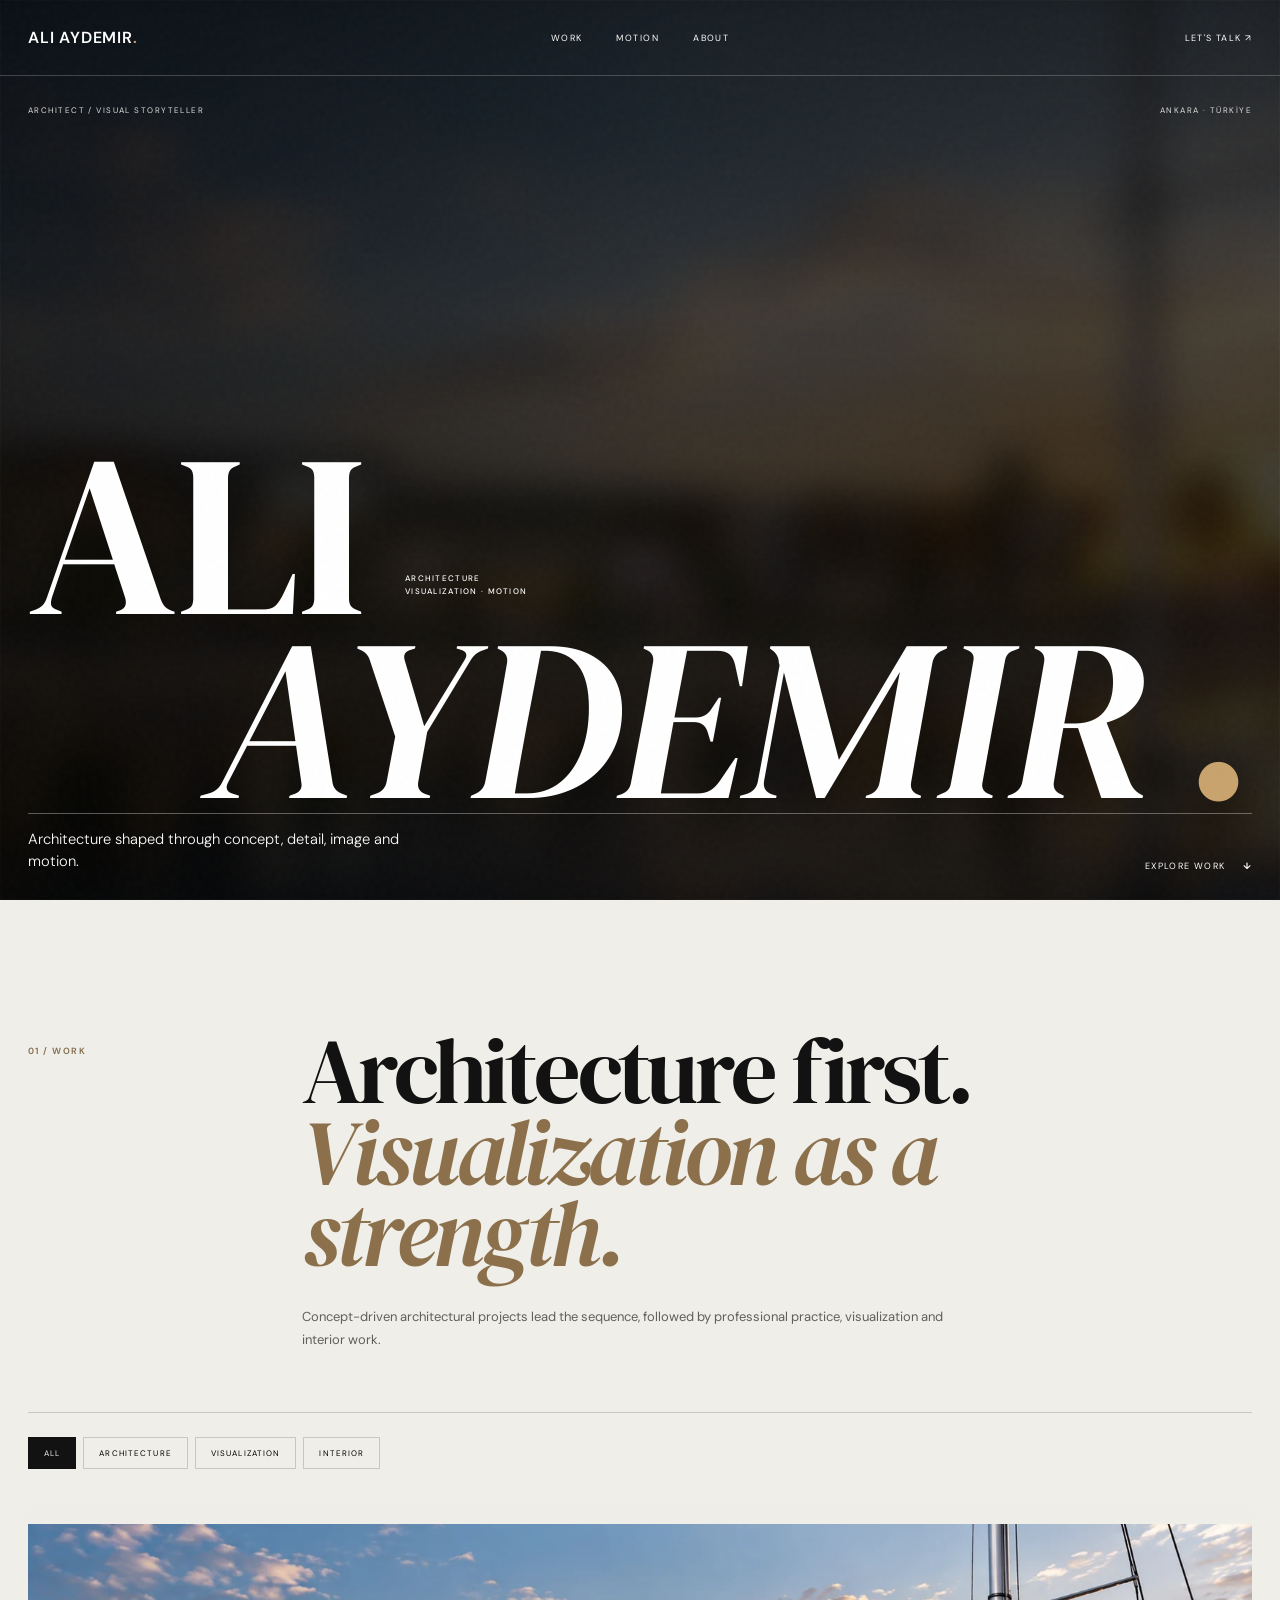
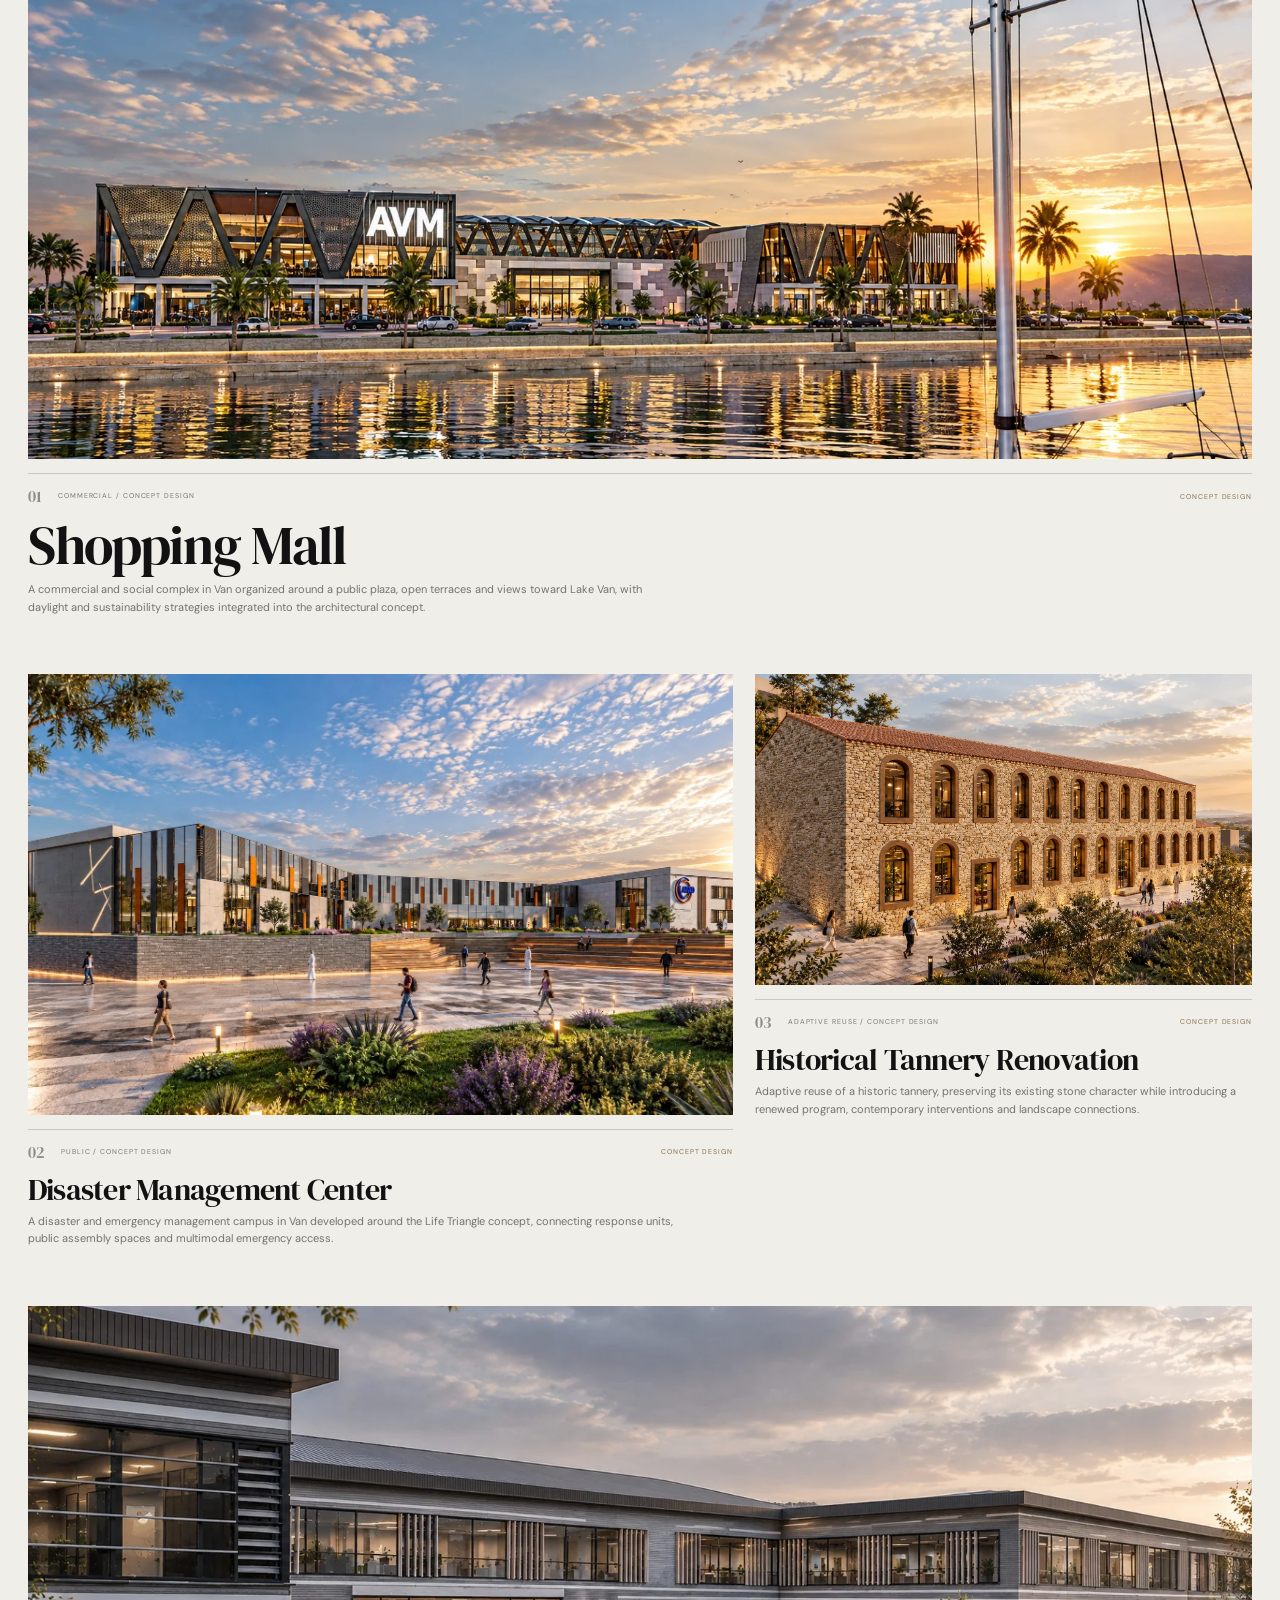
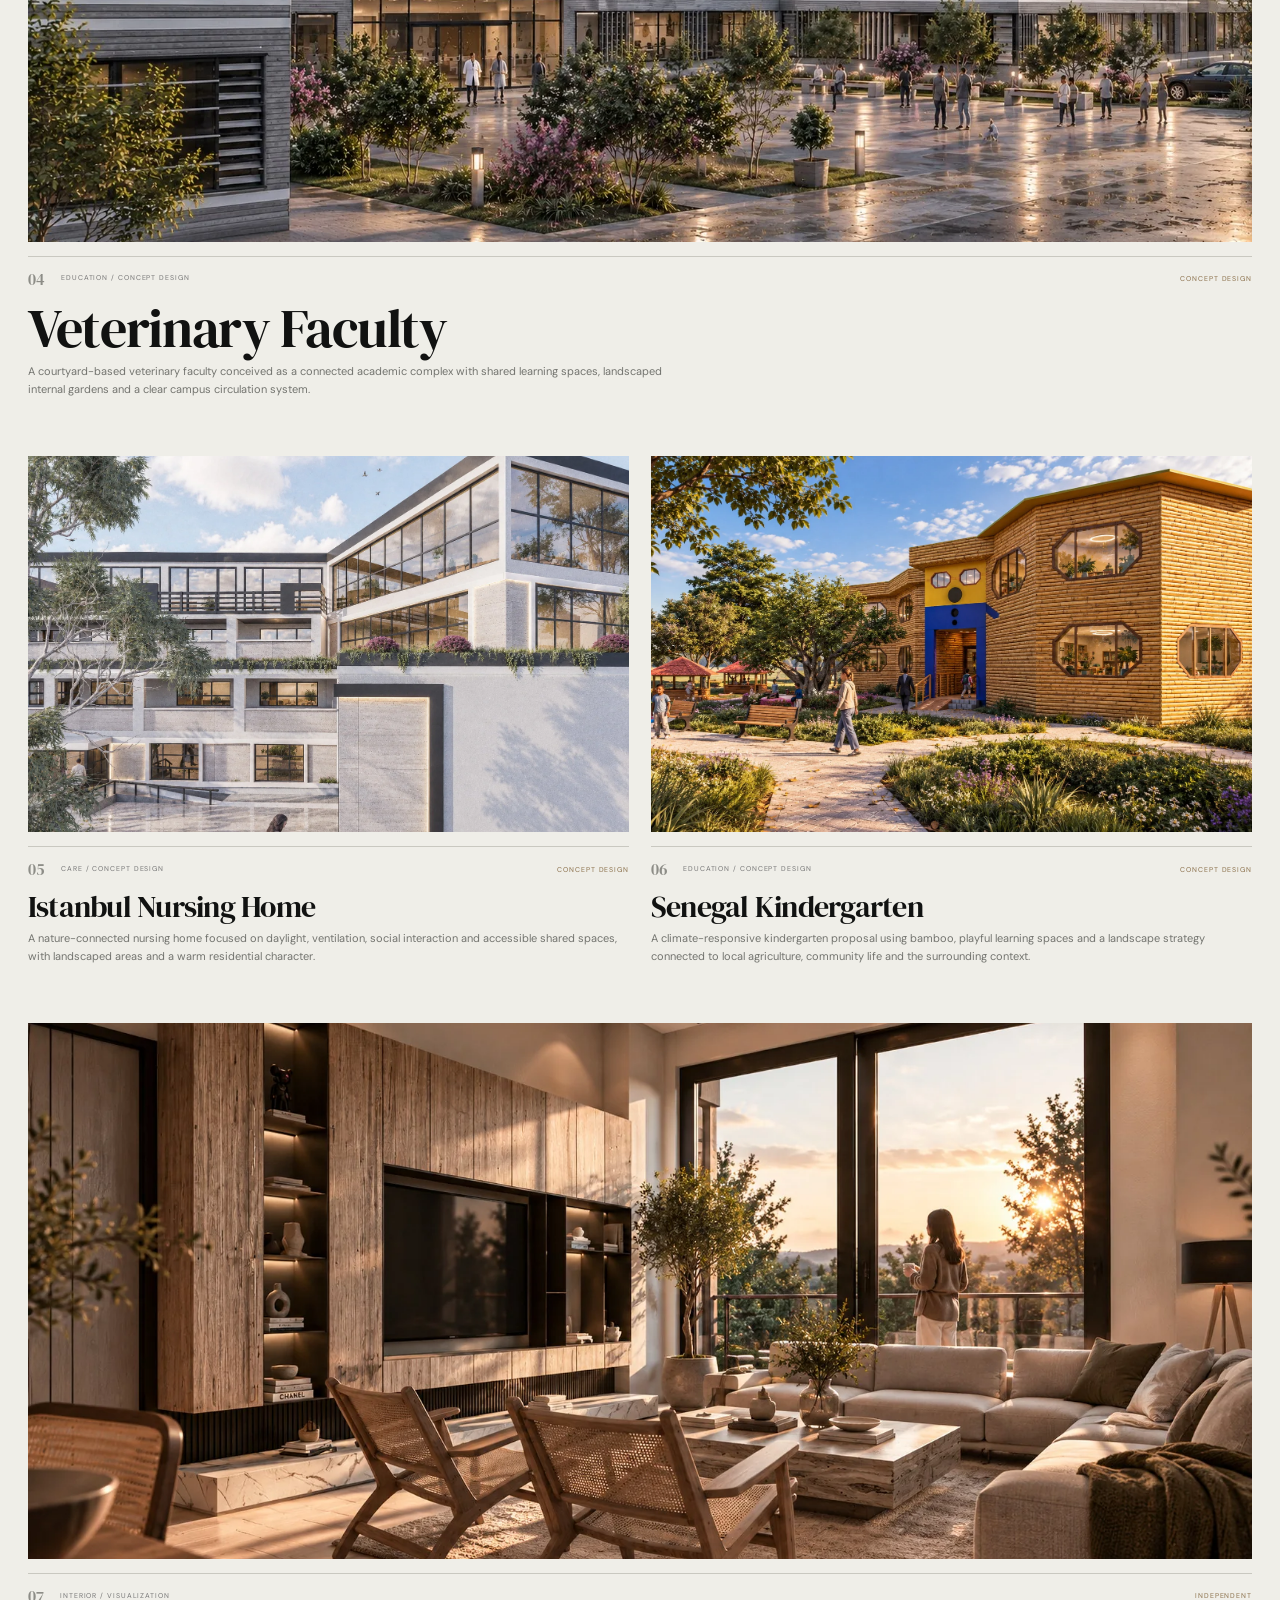
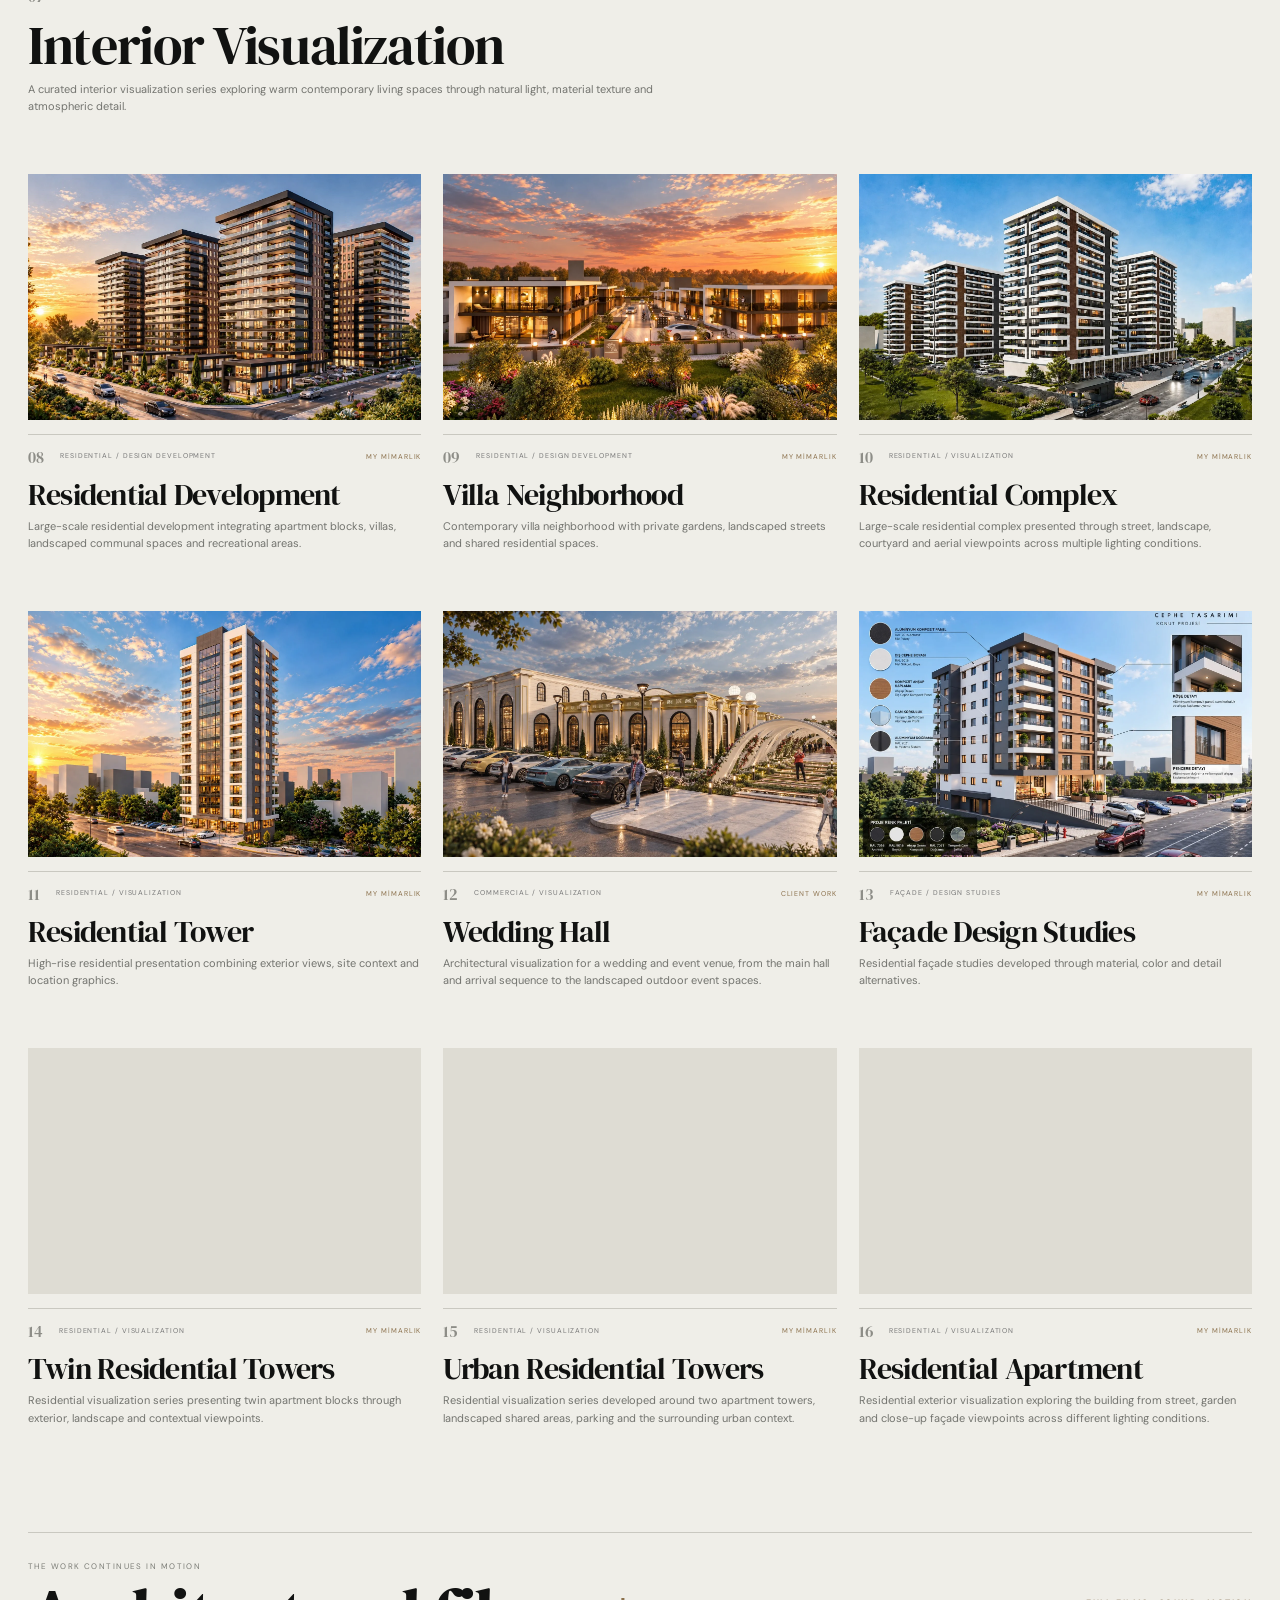
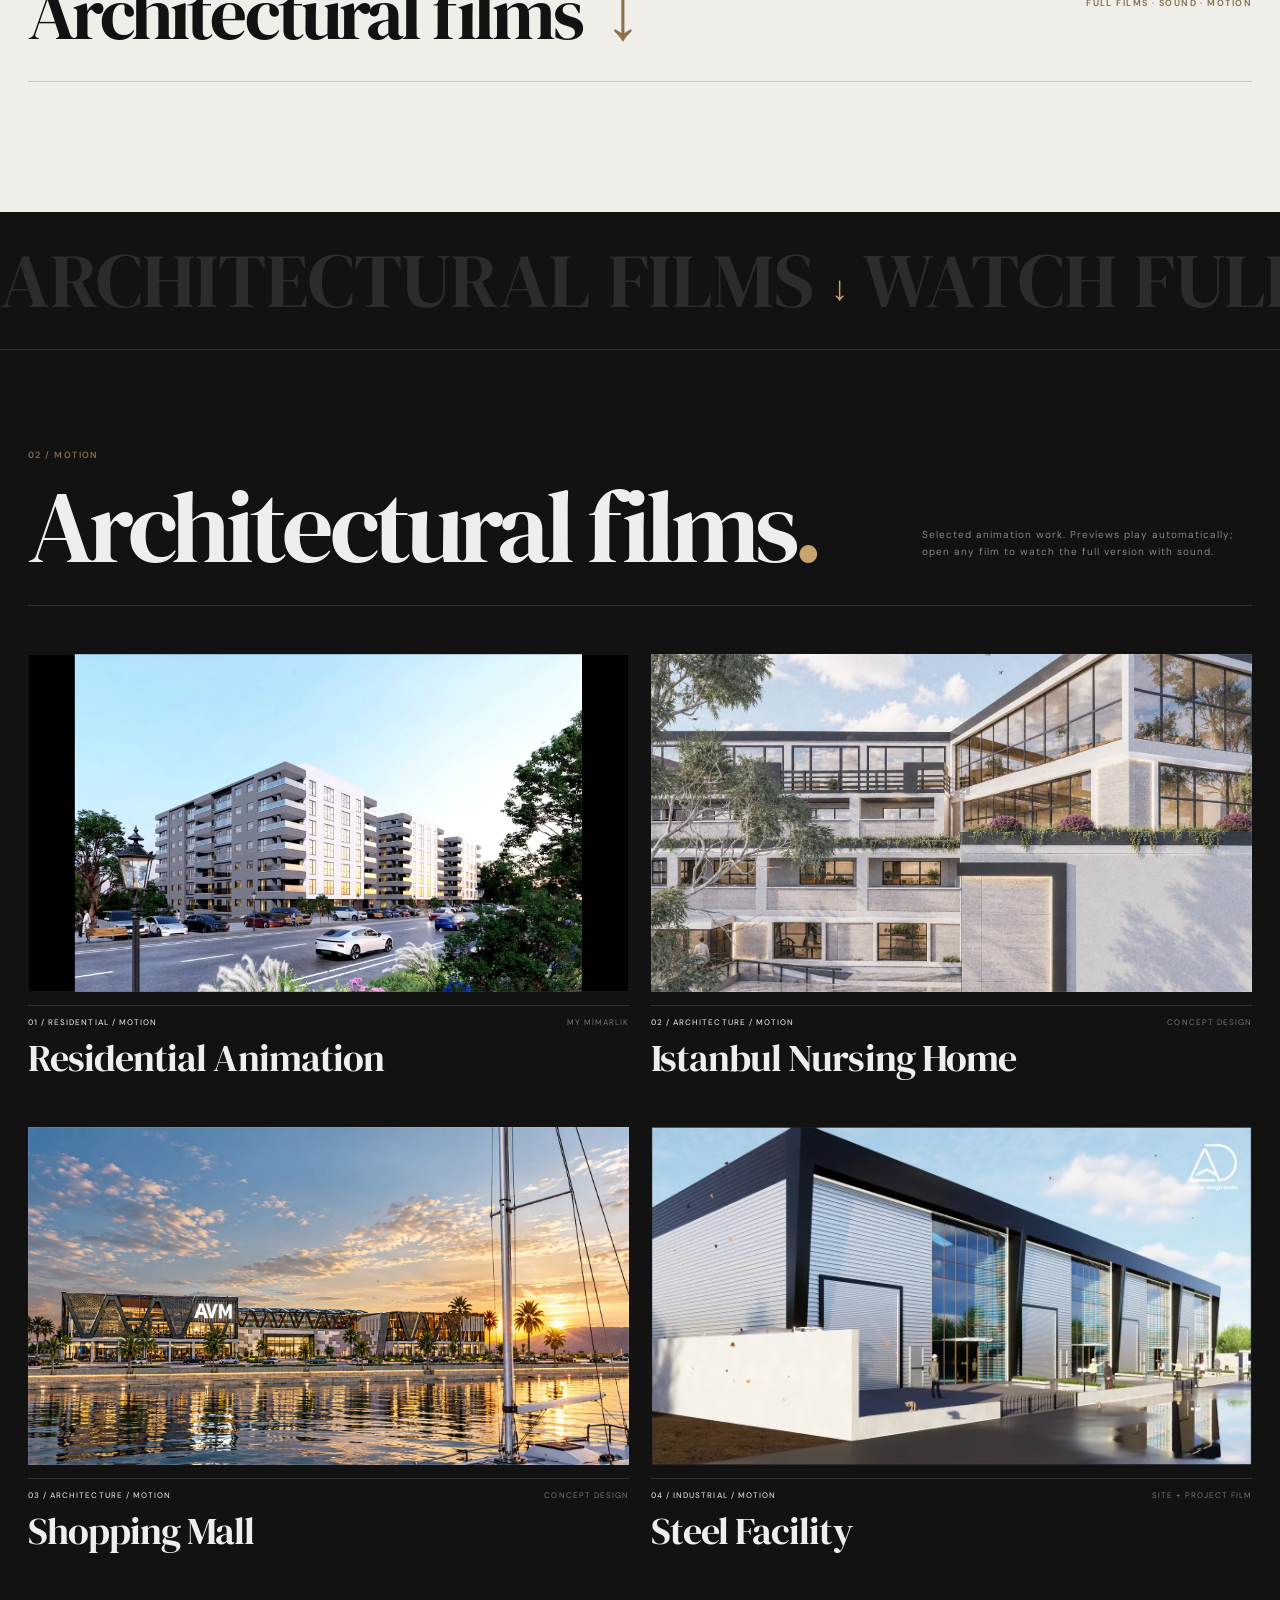
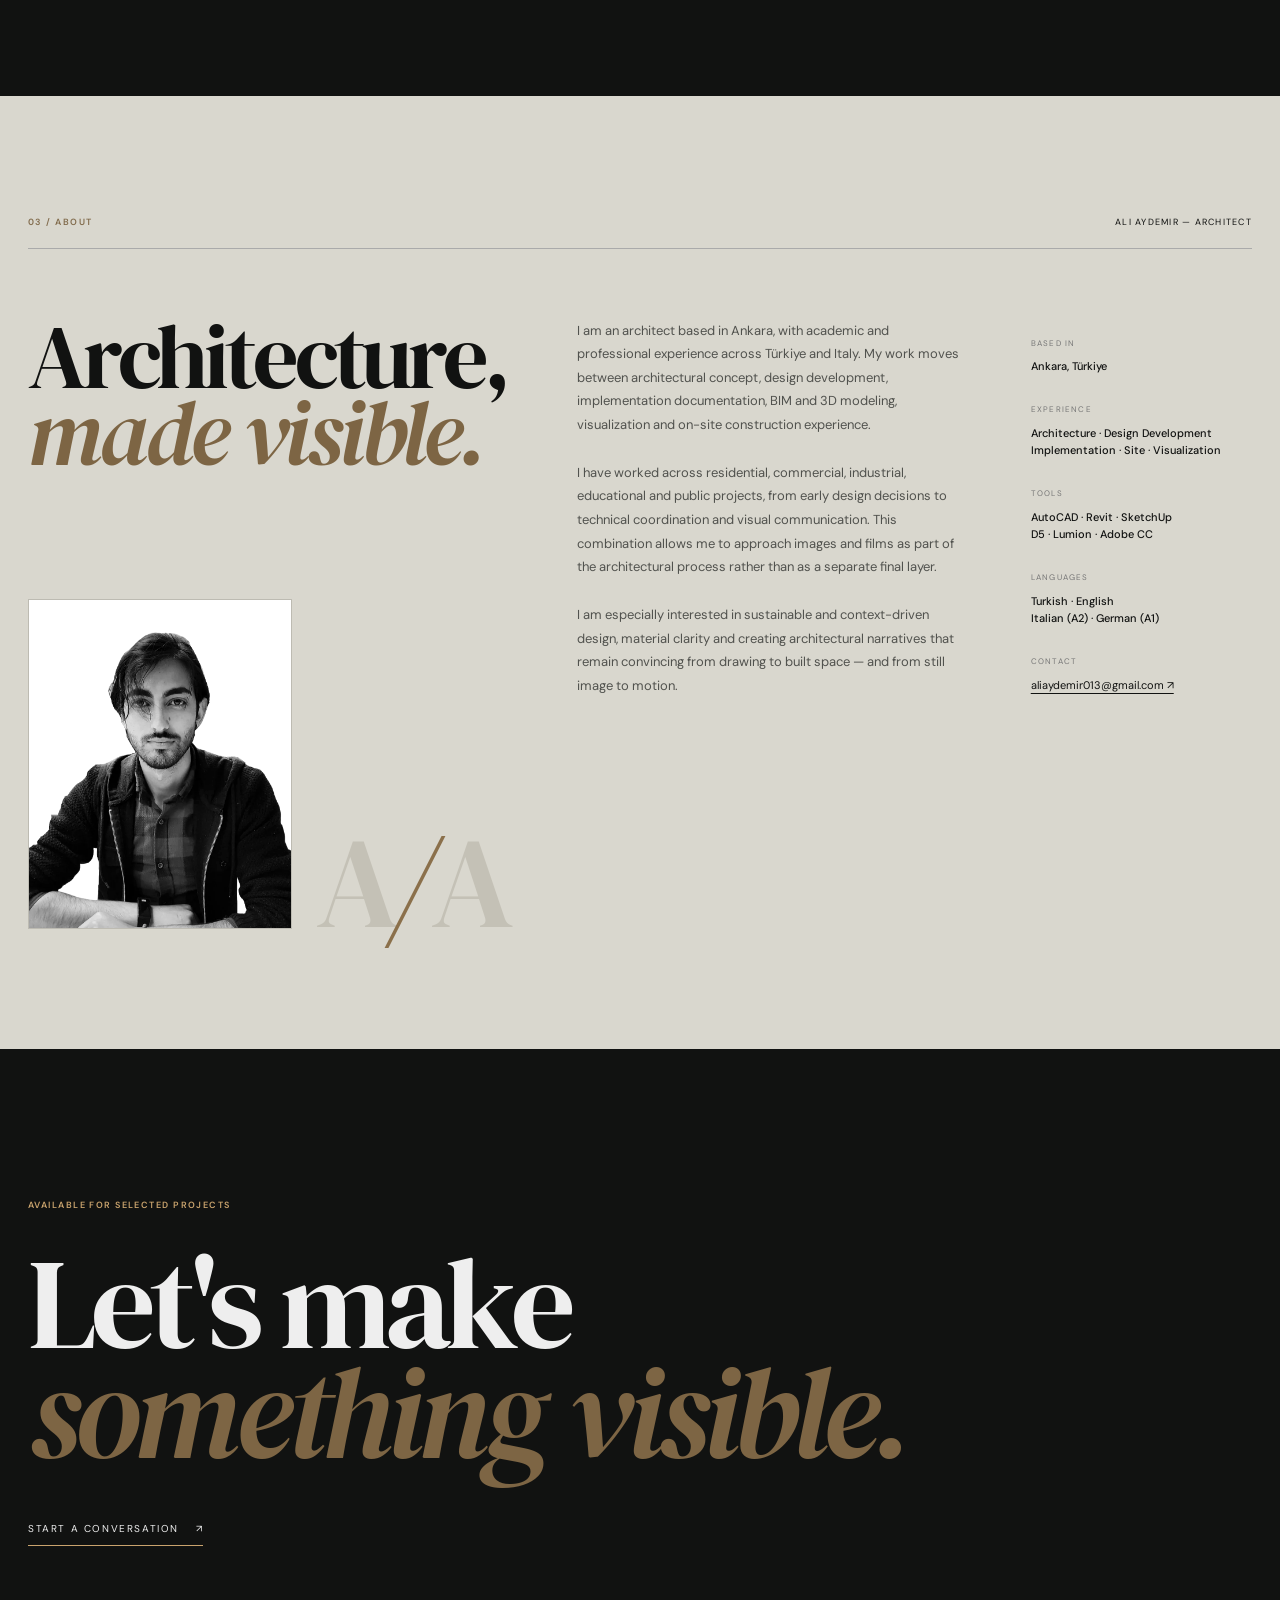
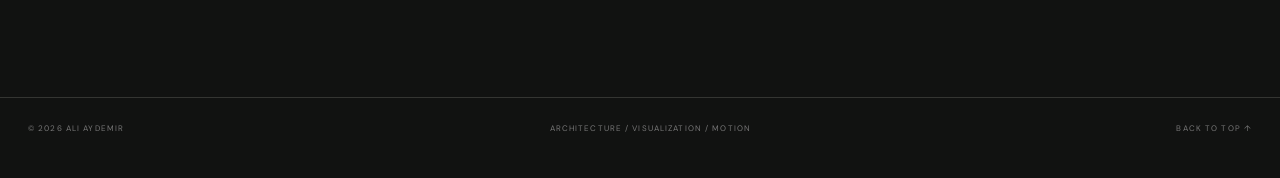
<file: index.html>
<!doctype html>
<html lang="en">
<head>
<meta charset="utf-8">
<meta name="viewport" content="width=device-width,initial-scale=1">
<title>Ali Aydemir — Architect / Visualization / Motion</title>
<meta name="description" content="Portfolio of Ali Aydemir, an architect based in Ankara working across architectural design, visualization and motion.">
<meta name="author" content="Ali Aydemir">
<meta name="robots" content="index,follow,max-image-preview:large">
<meta name="theme-color" content="#111111">
<link rel="canonical" href="https://aliaydemir013-pixel.github.io/ali-aydemir-portfolio/">
<meta property="og:type" content="website">
<meta property="og:url" content="https://aliaydemir013-pixel.github.io/ali-aydemir-portfolio/">
<meta property="og:title" content="Ali Aydemir — Architect / Visualization / Motion">
<meta property="og:description" content="Architecture, visualization and motion portfolio by architect Ali Aydemir.">
<meta property="og:image" content="https://aliaydemir013-pixel.github.io/ali-aydemir-portfolio/assets/og-cover.jpg">
<meta property="og:image:width" content="1200">
<meta property="og:image:height" content="630">
<meta name="twitter:card" content="summary_large_image">
<meta name="twitter:title" content="Ali Aydemir — Architect">
<meta name="twitter:description" content="Architecture, visualization and motion portfolio.">
<meta name="twitter:image" content="https://aliaydemir013-pixel.github.io/ali-aydemir-portfolio/assets/og-cover.jpg">
<link rel="icon" href="favicon.svg" type="image/svg+xml">
<link rel="manifest" href="site.webmanifest">
<link rel="preload" href="assets/mall/mall-01-waterfront-hero.webp" as="image" fetchpriority="high">
<link rel="stylesheet" href="style.css">
<script type="application/ld+json">{"@context":"https://schema.org","@type":"Person","name":"Ali Aydemir","jobTitle":"Architect","address":{"@type":"PostalAddress","addressLocality":"Ankara","addressCountry":"TR"},"email":"mailto:aliaydemir013@gmail.com","sameAs":["https://www.linkedin.com/in/ali-aydemir-9210b2208/"]}</script>
</head>
<body>
<div class="loader" id="loader">
  <div class="loader-mark">A<span>/</span>A</div>
  <div class="loader-track"><i></i></div>
  <div class="loader-meta"><span>ARCHITECTURE</span><span>VISUALIZATION</span><span>MOTION</span></div>
</div>
<div class="noise"></div>
<div class="cursor" id="cursor"><span>OPEN</span></div>
<div class="scroll-progress"><i id="pageProgress"></i></div>

<header class="site-header" id="siteHeader">
  <a class="brand" href="#top">ALI AYDEMIR<span>.</span></a>
  <nav>
    <a href="#work">WORK</a>
    <a href="#motion">MOTION</a>
    <a href="#about">ABOUT</a>
  </nav>
  <a class="talk contact-trigger" href="#contact" data-contact>LET'S TALK ↗</a>
</header>

<main id="top">
<section class="hero" id="hero">
  <div class="hero-media" data-parallax>
    <img class="hero-poster" src="assets/mall/mall-01-waterfront-hero.webp" alt="Shopping Mall visualization" fetchpriority="high" decoding="async">
    <video class="hero-video" autoplay muted loop playsinline preload="auto" poster="assets/mall/mall-01-waterfront-hero.webp">
      <source src="assets/mall/animation-mall-hero-v10.mp4" type="video/mp4">
    </video>
  </div>
  <div class="hero-shade"></div>
  <div class="hero-topline"><span>ARCHITECT / VISUAL STORYTELLER</span><span>ANKARA · TÜRKİYE</span></div>
  <div class="hero-title" aria-label="Ali Aydemir">
    <div class="hero-line"><span>ALI</span><small>ARCHITECTURE<br>VISUALIZATION · MOTION</small></div>
    <div class="hero-line bottom"><em>AYDEMIR</em><span class="hero-dot">.</span></div>
  </div>
  <div class="hero-bottom">
    <p>Architecture shaped through concept, detail, image and motion.</p>
    <a href="#work">EXPLORE WORK <b>↓</b></a>
  </div>
</section>

<section class="work-section" id="work">
  <div class="work-head reveal">
    <div class="work-label">01 / WORK</div>
    <div>
      <h1>Architecture first.<br><em>Visualization as a strength.</em></h1>
      <p>Concept-driven architectural projects lead the sequence, followed by professional practice, visualization and interior work.</p>
    </div>
  </div>
  <div class="filters reveal" aria-label="Project filters">
    <button class="active" data-filter="all">ALL</button>
    <button data-filter="architecture">ARCHITECTURE</button>
    <button data-filter="visualization">VISUALIZATION</button>
    <button data-filter="interior">INTERIOR</button>
  </div>
  <div class="work-grid" id="workGrid"></div>
  <a class="work-continue reveal" href="#motion">
    <span>THE WORK CONTINUES IN MOTION</span>
    <strong>Architectural films <i>↓</i></strong>
    <small>FULL FILMS · SOUND · MOTION</small>
  </a>
</section>

<a class="practice-strip" href="#motion" aria-label="Continue to architectural films">
  <div class="practice-marquee">ARCHITECTURAL FILMS <i>↓</i> WATCH FULL FILMS <i>↗</i> SOUND + MOTION <i>↓</i> ARCHITECTURAL FILMS <i>↓</i> WATCH FULL FILMS <i>↗</i> SOUND + MOTION <i>↓</i></div>
</a>

<section class="motion-section" id="motion">
  <div class="section-head reveal">
    <div><small>02 / MOTION</small><h2>Architectural films<span>.</span></h2></div>
    <p>Selected animation work. Previews play automatically; open any film to watch the full version with sound.</p>
  </div>
  <div class="motion-grid" id="motionGrid"></div>
</section>

<section class="about" id="about">
  <div class="about-kicker reveal"><small>03 / ABOUT</small><span>ALI AYDEMIR — ARCHITECT</span></div>
  <div class="about-grid">
    <div class="about-title reveal">
      <h2>Architecture,<br><em>made visible.</em></h2>
      <div class="about-identity">
        <figure class="about-portrait"><img src="assets/ali-aydemir-portrait.webp" alt="Ali Aydemir" loading="lazy" decoding="async"></figure>
        <div class="about-mark" aria-hidden="true">A<span>/</span>A</div>
      </div>
    </div>
    <div class="about-copy reveal">
      <p>I am an architect based in Ankara, with academic and professional experience across Türkiye and Italy. My work moves between architectural concept, design development, implementation documentation, BIM and 3D modeling, visualization and on-site construction experience.</p>
      <p>I have worked across residential, commercial, industrial, educational and public projects, from early design decisions to technical coordination and visual communication. This combination allows me to approach images and films as part of the architectural process rather than as a separate final layer.</p>
      <p>I am especially interested in sustainable and context-driven design, material clarity and creating architectural narratives that remain convincing from drawing to built space — and from still image to motion.</p>
    </div>
    <aside class="reveal">
      <span>BASED IN</span><b>Ankara, Türkiye</b>
      <span>EXPERIENCE</span><b>Architecture · Design Development<br>Implementation · Site · Visualization</b>
      <span>TOOLS</span><b>AutoCAD · Revit · SketchUp<br>D5 · Lumion · Adobe CC</b>
      <span>LANGUAGES</span><b>Turkish · English<br>Italian (A2) · German (A1)</b>
      <span>CONTACT</span><a href="mailto:aliaydemir013@gmail.com">aliaydemir013@gmail.com ↗</a>
    </aside>
  </div>
</section>

<section class="contact reveal" id="contact">
  <small>AVAILABLE FOR SELECTED PROJECTS</small>
  <h2>Let's make<br><em>something visible.</em></h2>
  <a class="contact-trigger" href="#contact" data-contact>START A CONVERSATION <span>↗</span></a>
</section>
</main>

<footer><span>© 2026 ALI AYDEMIR</span><span>ARCHITECTURE / VISUALIZATION / MOTION</span><a href="#top">BACK TO TOP ↑</a></footer>

<div class="modal" id="modal">
  <div class="project-progress"><i></i></div>
  <button class="close" aria-label="Back to work"><span>← BACK TO WORK</span><b>×</b></button>
  <div class="modal-inner" id="modalInner"></div>
</div>

<div class="contact-modal" id="contactModal" aria-hidden="true">
  <button class="contact-close" id="contactClose" aria-label="Close contact"><span>BACK</span> ×</button>
  <div class="contact-shell">
    <small>CONTACT / COLLABORATION</small>
    <h2>Let’s make<br><em>something visible.</em></h2>
    <p>For architecture, visualization, motion or collaboration enquiries:</p>
    <a class="contact-email" href="mailto:aliaydemir013@gmail.com">aliaydemir013@gmail.com <span>↗</span></a>
    <div class="contact-actions">
      <a href="mailto:aliaydemir013@gmail.com">WRITE EMAIL ↗</a>
      <button type="button" id="copyEmail">COPY EMAIL</button>
    </div>
  </div>
</div>

<div class="film-modal" id="filmModal" aria-hidden="true">
  <button class="film-close" id="filmClose" aria-label="Close film"><span>BACK TO FILMS</span> ×</button>
  <div class="film-shell">
    <div class="film-heading"><div><small id="filmKicker">ARCHITECTURAL FILM</small><h2 id="filmTitle">Film</h2></div><button class="film-fullscreen" id="filmFullscreen">FULLSCREEN ↗</button></div>
    <div class="film-player-wrap">
      <video id="filmPlayer" controls playsinline preload="metadata"></video>
    </div>
    <div class="film-note"><span>FULL FILM</span><span>SOUND ON</span></div>
  </div>
</div>
<script src="projects.js"></script>
<script src="script.js"></script>
</body>
</html>
</file>
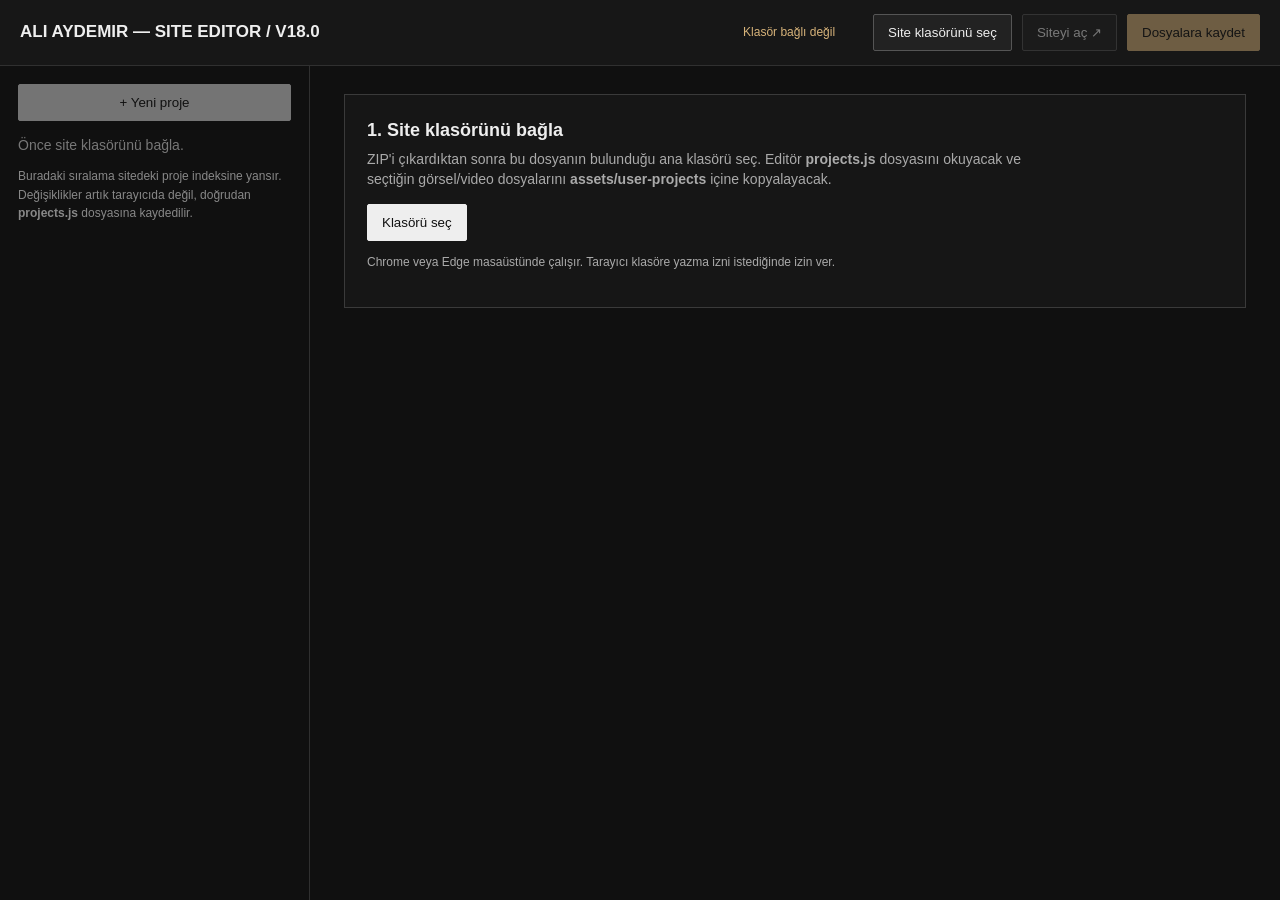
<file: admin.html>
<!doctype html>
<html lang="tr">
<head>
<meta charset="utf-8">
<meta name="viewport" content="width=device-width,initial-scale=1">
<title>Ali Aydemir — Site Editor</title>
<style>
*{box-sizing:border-box}body{margin:0;font:14px/1.45 Arial,sans-serif;background:#101010;color:#eee}.top{position:sticky;top:0;z-index:20;background:#171717;border-bottom:1px solid #303030;padding:14px 20px;display:flex;gap:10px;align-items:center;flex-wrap:wrap}.top b{font-size:17px;margin-right:auto}.btn{border:1px solid #555;background:#222;color:#eee;padding:10px 14px;cursor:pointer;border-radius:2px}.btn:hover{border-color:#999}.btn.primary{background:#eee;color:#111;border-color:#eee}.btn.good{background:#d7b37a;color:#111;border-color:#d7b37a}.btn.danger{color:#ffb2b2}.btn:disabled{opacity:.45;cursor:not-allowed}.status{font-size:12px;color:#d7b37a;min-width:120px}.wrap{display:grid;grid-template-columns:310px minmax(0,1fr);min-height:calc(100vh - 66px)}aside{border-right:1px solid #303030;padding:18px;position:sticky;top:66px;height:calc(100vh - 66px);overflow:auto}.project{padding:12px;border:1px solid #333;margin-bottom:7px;cursor:pointer;display:flex;align-items:center;gap:8px}.project.active{border-color:#d7b37a;background:#181818}.project .name{flex:1}.move{display:flex;gap:2px}.move button{background:none;border:0;color:#aaa;cursor:pointer;padding:3px 5px}.editor{padding:28px 34px 80px;max-width:1050px}.editor h1{font:42px Georgia,serif;margin:0 0 24px}.editor h2{font:24px Georgia,serif;margin:36px 0 14px}.connect{border:1px solid #3a3a3a;background:#161616;padding:22px;margin-bottom:26px}.connect strong{display:block;font-size:18px;margin-bottom:6px}.connect p{margin:0 0 14px;color:#aaa;max-width:700px}label.field{display:block;color:#aaa;margin:17px 0 7px;font-size:11px;text-transform:uppercase;letter-spacing:.09em}input[type=text],textarea,select{width:100%;background:#181818;border:1px solid #444;color:#fff;padding:12px;font:inherit}textarea{min-height:90px;resize:vertical}.row{display:grid;grid-template-columns:1fr 1fr;gap:16px}.actions{display:flex;gap:9px;flex-wrap:wrap;margin-top:22px}.hint{color:#888;line-height:1.55;font-size:12px}.empty{color:#777}.media-grid{display:grid;grid-template-columns:repeat(auto-fill,minmax(160px,1fr));gap:12px;margin-top:14px}.media-card{border:1px solid #333;background:#171717;overflow:hidden}.media-card.cover{border-color:#d7b37a}.media-card img{display:block;width:100%;height:120px;object-fit:cover;background:#222}.media-card .meta{padding:9px}.media-card .path{font-size:10px;color:#777;white-space:nowrap;overflow:hidden;text-overflow:ellipsis;margin-bottom:8px}.media-card .mini{display:flex;gap:5px;flex-wrap:wrap}.media-card button{font-size:11px;padding:6px 8px}.video-box{border:1px solid #333;background:#171717;padding:12px;margin-top:10px;display:flex;gap:10px;align-items:center;justify-content:space-between}.video-box code{font-size:11px;color:#aaa;word-break:break-all}.badge{display:inline-block;border:1px solid #555;padding:4px 7px;font-size:10px;letter-spacing:.08em;color:#bbb}.notice{background:#251f16;border:1px solid #5b472a;padding:12px 14px;color:#e5c89a;margin:0 0 20px}.ok{color:#bfe3bd}.hidden{display:none!important}@media(max-width:800px){.wrap{grid-template-columns:1fr}aside{position:static;height:auto;border-right:0;border-bottom:1px solid #333}.row{grid-template-columns:1fr}.editor{padding:24px 18px}.top b{width:100%}}
</style>
</head>
<body>
<div class="top">
  <b>ALI AYDEMIR — SITE EDITOR / V18.0</b>
  <span class="status" id="status">Klasör bağlı değil</span>
  <button class="btn" id="connectTop">Site klasörünü seç</button>
  <button class="btn" id="preview" disabled>Siteyi aç ↗</button>
  <button class="btn good" id="save" disabled>Dosyalara kaydet</button>
</div>
<div class="wrap">
  <aside>
    <button class="btn primary" id="add" style="width:100%;margin-bottom:14px" disabled>+ Yeni proje</button>
    <div id="list"><div class="empty">Önce site klasörünü bağla.</div></div>
    <p class="hint">Buradaki sıralama sitedeki proje indeksine yansır. Değişiklikler artık tarayıcıda değil, doğrudan <b>projects.js</b> dosyasına kaydedilir.</p>
  </aside>
  <main class="editor">
    <div class="connect" id="connectBox">
      <strong>1. Site klasörünü bağla</strong>
      <p>ZIP'i çıkardıktan sonra bu dosyanın bulunduğu ana klasörü seç. Editör <b>projects.js</b> dosyasını okuyacak ve seçtiğin görsel/video dosyalarını <b>assets/user-projects</b> içine kopyalayacak.</p>
      <button class="btn primary" id="connect">Klasörü seç</button>
      <p class="hint" style="margin-top:12px">Chrome veya Edge masaüstünde çalışır. Tarayıcı klasöre yazma izni istediğinde izin ver.</p>
    </div>
    <div class="notice hidden" id="unsupported">Tarayıcın klasöre doğrudan yazma özelliğini desteklemiyor. Bu editörü masaüstü Chrome veya Edge ile aç.</div>
    <div id="form"></div>
  </main>
</div>
<script>
let rootHandle=null, data=[], sel=0, dirty=false;
const $=s=>document.querySelector(s);
const esc=(s='')=>String(s).replace(/&/g,'&amp;').replace(/"/g,'&quot;').replace(/</g,'&lt;').replace(/>/g,'&gt;');
const slugify=s=>(s||'project').toLowerCase().normalize('NFD').replace(/[\u0300-\u036f]/g,'').replace(/[^a-z0-9]+/g,'-').replace(/^-|-$/g,'')||'project';
function setStatus(t,ok=false){$('#status').textContent=t;$('#status').className='status'+(ok?' ok':'')}
function markDirty(){dirty=true;setStatus('Kaydedilmemiş değişiklik')}
async function permission(handle,write=false){const opts={mode:write?'readwrite':'read'};if((await handle.queryPermission(opts))==='granted')return true;return (await handle.requestPermission(opts))==='granted'}
async function getDir(parent,name,create=true){return await parent.getDirectoryHandle(name,{create})}
async function getFileText(dir,name){const h=await dir.getFileHandle(name);return await (await h.getFile()).text()}
function parseProjects(text){
  const marker='window.DEFAULT_PROJECTS';
  const start=text.indexOf(marker); if(start<0)throw new Error('projects.js içinde DEFAULT_PROJECTS bulunamadı.');
  const eq=text.indexOf('=',start); const end=text.indexOf(';\nwindow.getProjects',eq);
  if(eq<0||end<0)throw new Error('projects.js formatı okunamadı.');
  const arr=text.slice(eq+1,end).trim();
  return Function('"use strict";return ('+arr+')')();
}
function serializeProjects(projects){
  return `window.DEFAULT_PROJECTS = ${JSON.stringify(projects,null,2)};\nwindow.getProjects = () => window.DEFAULT_PROJECTS;\n`;
}
async function writeText(dir,name,text){const h=await dir.getFileHandle(name,{create:true});const w=await h.createWritable();await w.write(text);await w.close()}
async function connectFolder(){
  if(!window.showDirectoryPicker){$('#unsupported').classList.remove('hidden');return}
  try{
    rootHandle=await window.showDirectoryPicker({mode:'readwrite'});
    if(!(await permission(rootHandle,true)))throw new Error('Klasöre yazma izni verilmedi.');
    const text=await getFileText(rootHandle,'projects.js'); data=parseProjects(text); sel=0; dirty=false;
    $('#connectBox').classList.add('hidden'); $('#unsupported').classList.add('hidden');
    $('#save').disabled=false;$('#add').disabled=false;$('#preview').disabled=false;$('#connectTop').textContent='Klasörü değiştir';
    setStatus('Klasör bağlı ✓',true); draw();
  }catch(e){if(e.name!=='AbortError')alert('Klasör açılamadı: '+e.message)}
}
function list(){
  $('#list').innerHTML=data.map((p,i)=>`<div class="project ${i===sel?'active':''}" data-select="${i}"><span class="name">${esc(p.title||'Untitled')}</span><span class="move"><button data-move="${i},-1" title="Yukarı">↑</button><button data-move="${i},1" title="Aşağı">↓</button></span></div>`).join('')||'<div class="empty">Henüz proje yok.</div>';
  document.querySelectorAll('[data-select]').forEach(el=>el.onclick=e=>{if(e.target.closest('[data-move]'))return;sel=+el.dataset.select;draw()});
  document.querySelectorAll('[data-move]').forEach(b=>b.onclick=e=>{e.stopPropagation();const [i,d]=b.dataset.move.split(',').map(Number);move(i,d)});
}
function flatGallery(g=[]){return (g||[]).flat().filter(Boolean)}
function rebuildSimpleGallery(p,arr){p.gallery=arr.slice()}
function form(){
  if(!rootHandle){$('#form').innerHTML='';return}
  if(!data.length){$('#form').innerHTML='<h1>Henüz proje yok</h1>';return}
  const p=data[sel]; const imgs=flatGallery(p.gallery||[]);
  $('#form').innerHTML=`
    <h1>Projeyi düzenle</h1>
    <div class="row"><div><label class="field">Proje adı</label><input type="text" data-k="title" value="${esc(p.title)}"></div><div><label class="field">Kategori / filtre</label><input type="text" data-k="cat" value="${esc(p.cat||'visualization')}"><div class="hint">architecture · visualization · interior (bir projede birden fazla olabilir)</div></div></div>
    <label class="field">Proje türü</label><input type="text" data-k="type" value="${esc(p.type||'ARCHITECTURE / VISUALIZATION')}">
    <label class="field">Kısa açıklama</label><textarea data-k="desc">${esc(p.desc||'')}</textarea>
    <label class="field">Rol / credit</label><textarea data-k="role">${esc(p.role||'')}</textarea>
    <h2>Görseller</h2>
    <div class="actions"><label class="btn primary">+ Görsel ekle<input id="imageInput" type="file" accept="image/*" multiple hidden></label><span class="badge">Kapak: ${esc(p.img||'seçilmedi')}</span></div>
    <div class="media-grid">${imgs.map((src,i)=>`<div class="media-card ${src===p.img?'cover':''}"><img src="${esc(src)}" alt=""><div class="meta"><div class="path">${esc(src)}</div><div class="mini"><button class="btn" data-cover="${i}">Kapak yap</button><button class="btn" data-left="${i}">←</button><button class="btn" data-right="${i}">→</button><button class="btn danger" data-delimg="${i}">Sil</button></div></div></div>`).join('')}</div>
    <h2>Video</h2>
    <div class="actions"><label class="btn">${p.video?'Videoyu değiştir':'+ Video ekle'}<input id="videoInput" type="file" accept="video/*" hidden></label>${p.video?'<button class="btn danger" id="delVideo">Videoyu kaldır</button>':''}</div>
    ${p.video?`<div class="video-box"><code>${esc(p.video)}</code><span class="badge">VIDEO</span></div>`:''}
    <div class="actions" style="margin-top:36px"><button class="btn" id="duplicate">Projeyi kopyala</button><button class="btn danger" id="delete">Projeyi sil</button></div>
    <p class="hint">Görselleri ekledikten sonra üstteki <b>Dosyalara kaydet</b> düğmesine bas. Böylece site gerçekten güncellenir.</p>`;
  document.querySelectorAll('[data-k]').forEach(el=>el.oninput=()=>{p[el.dataset.k]=el.value;markDirty();list()});
  $('#imageInput').onchange=e=>addImages([...e.target.files]); $('#videoInput').onchange=e=>e.target.files[0]&&addVideo(e.target.files[0]);
  document.querySelectorAll('[data-cover]').forEach(b=>b.onclick=()=>{p.img=imgs[+b.dataset.cover];markDirty();form()});
  document.querySelectorAll('[data-delimg]').forEach(b=>b.onclick=()=>{const i=+b.dataset.delimg;const removed=imgs.splice(i,1)[0];rebuildSimpleGallery(p,imgs);if(p.img===removed)p.img=imgs[0]||'';markDirty();form()});
  document.querySelectorAll('[data-left]').forEach(b=>b.onclick=()=>reorderImage(+b.dataset.left,-1));
  document.querySelectorAll('[data-right]').forEach(b=>b.onclick=()=>reorderImage(+b.dataset.right,1));
  if($('#delVideo'))$('#delVideo').onclick=()=>{p.video='';markDirty();form()};
  $('#delete').onclick=()=>{if(confirm('Bu projeyi listeden silmek istiyor musun? Görsel dosyaları assets klasöründe kalır.')){data.splice(sel,1);sel=Math.max(0,Math.min(sel,data.length-1));markDirty();draw()}};
  $('#duplicate').onclick=()=>{const c=JSON.parse(JSON.stringify(p));c.title+=' — Copy';data.splice(sel+1,0,c);sel++;markDirty();draw()};
}
function reorderImage(i,d){const p=data[sel],a=flatGallery(p.gallery||[]),j=i+d;if(j<0||j>=a.length)return;[a[i],a[j]]=[a[j],a[i]];rebuildSimpleGallery(p,a);markDirty();form()}
function draw(){list();form()}
function move(i,d){const j=i+d;if(j<0||j>=data.length)return;[data[i],data[j]]=[data[j],data[i]];sel=j;markDirty();draw()}
async function projectAssetDir(){const assets=await getDir(rootHandle,'assets',true);const user=await getDir(assets,'user-projects',true);const folder=await getDir(user,slugify(data[sel].title),true);return folder}
async function copyFile(file,targetDir,desiredName){let name=(desiredName||file.name).replace(/[^a-zA-Z0-9._-]+/g,'-');let base=name.replace(/\.[^.]+$/,''),ext=(name.match(/\.[^.]+$/)||[''])[0],n=1;while(true){try{await targetDir.getFileHandle(name);name=base+'-'+(++n)+ext}catch(e){if(e.name==='NotFoundError')break;throw e}}const h=await targetDir.getFileHandle(name,{create:true});const w=await h.createWritable();await w.write(file);await w.close();return name}
async function addImages(files){if(!files.length)return;try{setStatus('Görseller kopyalanıyor…');const p=data[sel],dir=await projectAssetDir(),arr=flatGallery(p.gallery||[]);for(const f of files){const name=await copyFile(f,dir);const path=`assets/user-projects/${slugify(p.title)}/${name}`;arr.push(path);if(!p.img)p.img=path}rebuildSimpleGallery(p,arr);markDirty();form();setStatus('Görseller eklendi — kaydet')}catch(e){alert('Görsel eklenemedi: '+e.message)}}
async function addVideo(file){try{setStatus('Video kopyalanıyor…');const p=data[sel],dir=await projectAssetDir();const name=await copyFile(file,dir);p.video=`assets/user-projects/${slugify(p.title)}/${name}`;markDirty();form();setStatus('Video eklendi — kaydet')}catch(e){alert('Video eklenemedi: '+e.message)}}
async function saveAll(){if(!rootHandle)return;try{if(!(await permission(rootHandle,true)))throw new Error('Yazma izni yok.');await writeText(rootHandle,'projects.js',serializeProjects(data));dirty=false;setStatus('Dosyalara kaydedildi ✓',true);setTimeout(()=>setStatus('Klasör bağlı ✓',true),1800)}catch(e){alert('Kaydedilemedi: '+e.message)}}
$('#connect').onclick=connectFolder;$('#connectTop').onclick=connectFolder;$('#save').onclick=saveAll;
$('#preview').onclick=()=>{if(dirty&&!confirm('Kaydedilmemiş değişiklik var. Yine de siteyi açmak istiyor musun?'))return;location.href='index.html?refresh='+Date.now()};
$('#add').onclick=()=>{data.push({title:'New Project',cat:'visualization',type:'ARCHITECTURE / VISUALIZATION',img:'',desc:'',role:'Role / credit information.',gallery:[]});sel=data.length-1;markDirty();draw()};
window.addEventListener('beforeunload',e=>{if(dirty){e.preventDefault();e.returnValue=''}});
if(!window.showDirectoryPicker)$('#unsupported').classList.remove('hidden');
</script>
</body>
</html>
</file>
<file: style.css>
@import url('https://fonts.googleapis.com/css2?family=DM+Sans:wght@300;400;500;600&family=DM+Serif+Display:ital@0;1&display=swap');
:root{--ink:#111211;--paper:#efeee8;--warm:#c9a36d;--muted:#777872;--line:#c9c8c0;--darkline:#343532;--ease:cubic-bezier(.22,1,.36,1);--max:1600px}
*{box-sizing:border-box}html{scroll-behavior:smooth}body{margin:0;background:var(--paper);color:var(--ink);font-family:'DM Sans',Arial,sans-serif;overflow-x:hidden}body.no-scroll{overflow:hidden}a{color:inherit;text-decoration:none}button{font:inherit}.noise{position:fixed;inset:0;z-index:500;pointer-events:none;opacity:.025;background-image:url("data:image/svg+xml,%3Csvg viewBox='0 0 180 180' xmlns='http://www.w3.org/2000/svg'%3E%3Cfilter id='n'%3E%3CfeTurbulence type='fractalNoise' baseFrequency='.9' numOctaves='3' stitchTiles='stitchTiles'/%3E%3C/filter%3E%3Crect width='100%25' height='100%25' filter='url(%23n)'/%3E%3C/svg%3E")}.scroll-progress{position:fixed;left:0;top:0;right:0;height:2px;z-index:550}.scroll-progress i{display:block;width:0;height:100%;background:var(--warm)}
.loader{position:fixed;inset:0;background:#0d0e0d;color:#eee;z-index:1000;display:grid;place-content:center;transition:transform 1.05s var(--ease);transform-origin:top}.loader.done{transform:translateY(-101%)}.loader-mark{font:clamp(64px,10vw,150px)/.8 'DM Serif Display',serif;letter-spacing:-.06em}.loader-mark span{color:var(--warm);font-style:italic}.loader-track{height:1px;background:#333;margin:35px 0 18px;width:min(520px,70vw);overflow:hidden}.loader-track i{display:block;height:100%;width:0;background:var(--warm);animation:loading 1.05s var(--ease) forwards}.loader-meta{display:flex;justify-content:space-between;font-size:8px;letter-spacing:.18em;color:#777}@keyframes loading{to{width:100%}}
.cursor{position:fixed;width:78px;height:78px;border-radius:50%;background:var(--paper);color:var(--ink);z-index:600;pointer-events:none;display:grid;place-items:center;font-size:8px;letter-spacing:.16em;transform:translate(-50%,-50%) scale(0);transition:transform .28s var(--ease);mix-blend-mode:difference}.cursor.show{transform:translate(-50%,-50%) scale(1)}
.site-header{position:fixed;top:0;left:50%;transform:translateX(-50%);width:min(100%,var(--max));height:76px;padding:0 28px;display:grid;grid-template-columns:1fr auto 1fr;align-items:center;z-index:100;color:#fff;border-bottom:1px solid #ffffff35;transition:background .4s,color .4s,border-color .4s,transform .5s var(--ease)}.site-header.light{background:#efeee8e8;color:var(--ink);border-color:#bbb9;backdrop-filter:blur(14px)}.site-header.hide{transform:translate(-50%,-110%)}.brand{font-weight:600;letter-spacing:.05em}.brand span{color:var(--warm)}nav{display:flex;gap:34px;font-size:9px;letter-spacing:.16em}.talk{justify-self:end;font-size:9px;letter-spacing:.15em}.site-header a{position:relative}.site-header a:after{content:'';position:absolute;left:0;right:0;bottom:-8px;height:1px;background:currentColor;transform:scaleX(0);transform-origin:right;transition:transform .4s var(--ease)}.site-header a:hover:after{transform:scaleX(1);transform-origin:left}

/* HERO — full bleed film */
.hero{height:100svh;min-height:680px;background:#0d0e0d;color:#fff;position:relative;overflow:hidden}.hero-media{position:absolute;inset:0;will-change:transform;background:#0d0e0d}.hero-media img,.hero-media video{position:absolute;inset:0;width:100%;height:100%;object-fit:cover;object-position:center center}.hero-video{opacity:0;transition:opacity 1s var(--ease)}.hero.video-live .hero-video{opacity:1}.hero.video-live .hero-poster{opacity:0}.hero-poster{transition:opacity 1s var(--ease)}.hero-shade{position:absolute;inset:0;background:linear-gradient(180deg,#0006 0%,#0001 35%,#0008 100%),linear-gradient(90deg,#0005,transparent 52%)}.hero-topline{position:absolute;top:105px;left:28px;right:28px;display:flex;justify-content:space-between;font-size:8px;letter-spacing:.18em;color:#ddd}.hero-title{position:absolute;left:2.2vw;right:2.2vw;bottom:11vh;font-family:'DM Serif Display',serif;letter-spacing:-.065em;line-height:.72;text-transform:uppercase}.hero-line{display:flex;align-items:flex-end;gap:30px;font-size:clamp(120px,18vw,330px)}.hero-line small{font:500 8px/1.6 'DM Sans';letter-spacing:.16em;color:#fff;white-space:nowrap;margin:0 0 1.5vw 10px}.hero-line.bottom{justify-content:flex-end;margin-top:.08em}.hero-line em{font-style:italic;font-weight:400}.hero-dot{color:var(--warm)}.hero-bottom{position:absolute;bottom:28px;left:28px;right:28px;display:flex;justify-content:space-between;align-items:end;border-top:1px solid #ffffff55;padding-top:15px}.hero-bottom p{font:300 clamp(13px,1.15vw,18px)/1.45 'DM Sans';max-width:390px;margin:0}.hero-bottom a{font-size:9px;letter-spacing:.15em}.hero-bottom b{display:inline-block;margin-left:14px;transition:transform .3s}.hero-bottom a:hover b{transform:translateY(5px)}

/* ONE CONTINUOUS WORK SEQUENCE */
.work-section{max-width:var(--max);margin:auto;padding:145px 28px 130px}.work-head{display:grid;grid-template-columns:1fr 4.25fr;gap:50px;align-items:start;border-bottom:1px solid var(--line);padding-bottom:60px}.work-label,small{font-size:9px;letter-spacing:.16em;font-weight:600;color:#826c4d}.work-head h1{font:400 clamp(58px,7.2vw,122px)/.88 'DM Serif Display',serif;letter-spacing:-.04em;margin:-14px 0 32px}.work-head h1 em{font-weight:400;color:#8b704b}.work-head p{max-width:680px;color:#5f605b;line-height:1.75;margin:0;font-size:13px}.filters{display:flex;gap:7px;flex-wrap:wrap;padding:24px 0 55px;position:sticky;top:76px;z-index:35;background:linear-gradient(180deg,var(--paper) 78%,transparent)}.filters button{border:1px solid var(--line);background:var(--paper);padding:10px 15px;font-size:8px;letter-spacing:.14em;cursor:pointer;transition:.3s}.filters button.active,.filters button:hover{background:var(--ink);color:var(--paper);border-color:var(--ink)}
.work-grid{display:grid;grid-template-columns:repeat(12,minmax(0,1fr));gap:58px 22px;align-items:start}.work-card{grid-column:span 4;cursor:pointer;min-width:0}.work-card:nth-child(1){grid-column:span 12}.work-card:nth-child(2){grid-column:span 7}.work-card:nth-child(3){grid-column:span 5}.work-card:nth-child(4){grid-column:span 12}.work-card:nth-child(5),.work-card:nth-child(6){grid-column:span 6}.work-card-media{position:relative;aspect-ratio:16/10;background:#dedcd3;overflow:hidden}.work-card:nth-child(1) .work-card-media,.work-card:nth-child(4) .work-card-media{aspect-ratio:16/7}.work-card-media img{width:100%;height:100%;display:block;object-fit:cover;transition:transform .9s var(--ease),filter .5s}.work-card:hover .work-card-media img{transform:scale(1.018)}.work-card-open{position:absolute;right:16px;bottom:16px;width:76px;height:76px;border-radius:50%;display:grid;place-items:center;background:#111211;color:#efeee8;font-size:8px;letter-spacing:.13em;opacity:0;transform:translateY(8px) rotate(6deg);transition:.35s var(--ease)}.work-card:hover .work-card-open{opacity:1;transform:none}.work-card-meta{display:grid;grid-template-columns:auto 1fr auto;gap:16px;align-items:center;border-top:1px solid var(--line);margin-top:14px;padding-top:11px}.work-card .num{font:400 16px 'DM Serif Display',serif;color:#8d8d87}.work-card .type{font-size:7px;letter-spacing:.13em;color:#777;line-height:1.5}.work-card .tag{font-size:7px;letter-spacing:.13em;color:#8b704b;text-align:right}.work-card h3{font:400 clamp(27px,2.35vw,42px)/1 'DM Serif Display',serif;letter-spacing:-.025em;margin:12px 0 8px}.work-card p{font-size:11px;line-height:1.6;color:#73746f;margin:0;max-width:650px}.work-card:nth-child(1) h3,.work-card:nth-child(4) h3{font-size:clamp(38px,4.2vw,72px)}

.practice-strip{background:#111211;color:#eee;overflow:hidden;border-bottom:1px solid var(--darkline)}.practice-marquee{width:max-content;font:400 clamp(48px,6vw,104px)/1 'DM Serif Display',serif;color:#2c2d2b;white-space:nowrap;padding:30px 0;animation:drift 32s linear infinite}.practice-marquee i{font-style:normal;color:var(--warm);font-size:.45em;vertical-align:middle}@keyframes drift{to{transform:translateX(-25%)}}

/* MOTION */
.motion-section{background:#111211;color:#eee;padding:125px max(28px,calc((100vw - var(--max))/2 + 28px)) 145px}.section-head{display:flex;justify-content:space-between;align-items:end;border-bottom:1px solid var(--darkline);padding-bottom:35px;margin-bottom:48px}.section-head h2,.about h2,.contact h2{font:400 clamp(64px,8vw,128px)/.85 'DM Serif Display',serif;letter-spacing:-.045em;margin:20px 0 0}.section-head h2 span{color:var(--warm)}.section-head p{font-size:10px;letter-spacing:.1em;color:#858681;max-width:330px;line-height:1.7}.motion-grid{display:grid;grid-template-columns:1fr 1fr;gap:50px 22px}.motion-card{min-width:0}.motion-media{position:relative;aspect-ratio:16/9;background:#090a09;overflow:hidden}.motion-media video{width:100%;height:100%;display:block;object-fit:cover}.motion-media:after{content:'';position:absolute;inset:0;pointer-events:none;box-shadow:inset 0 0 0 1px #ffffff14}.motion-meta{display:flex;justify-content:space-between;gap:20px;border-top:1px solid var(--darkline);margin-top:13px;padding-top:11px;font-size:8px;letter-spacing:.13em;color:#777}.motion-meta b{font-weight:500;color:#d7d5ce}.motion-card h3{font:400 clamp(30px,3vw,50px)/1 'DM Serif Display',serif;letter-spacing:-.025em;margin:12px 0 0}

/* ABOUT */
.about{background:#d9d7ce;padding:120px max(28px,calc((100vw - var(--max))/2 + 28px))}.about-kicker{display:flex;justify-content:space-between;border-bottom:1px solid #aaa;padding-bottom:20px;font-size:9px;letter-spacing:.14em}.about-grid{display:grid;grid-template-columns:1.45fr 1.25fr .72fr;gap:70px;padding-top:70px}.about-title{display:flex;flex-direction:column;justify-content:space-between;min-height:480px}.about h2{font-size:clamp(58px,7vw,112px);margin:0}.about h2 em,.contact h2 em{font-weight:400;color:#7d6544}.about-mark{font:400 clamp(90px,10vw,160px)/.8 'DM Serif Display',serif;letter-spacing:-.06em;color:#c4c1b6}.about-mark span{color:#8b704b;font-style:italic}.about-copy p{line-height:1.82;color:#51524e;margin:0 0 24px;font-size:13px}.about aside{display:flex;flex-direction:column;gap:9px;font-size:11px;line-height:1.6}.about aside span{font-size:8px;letter-spacing:.15em;color:#777;margin-top:18px}.about aside b{font-weight:500}.about aside a{text-decoration:underline;text-underline-offset:4px}
.contact{min-height:72svh;background:#111211;color:#eee;padding:120px max(28px,calc((100vw - var(--max))/2 + 28px));display:flex;flex-direction:column;justify-content:center;align-items:flex-start}.contact small{color:var(--warm)}.contact h2{font-size:clamp(72px,10vw,165px);margin:38px 0 55px}.contact a{border-bottom:1px solid var(--warm);padding-bottom:10px;font-size:10px;letter-spacing:.16em}.contact a span{display:inline-block;margin-left:12px;transition:transform .35s}.contact a:hover span{transform:translate(6px,-6px)}footer{background:#111211;color:#777;border-top:1px solid var(--darkline);padding:25px max(28px,calc((100vw - var(--max))/2 + 28px)) 45px;display:flex;justify-content:space-between;font-size:8px;letter-spacing:.14em}
.reveal{opacity:0;transform:translateY(50px);transition:opacity 1s var(--ease),transform 1s var(--ease)}.reveal.in{opacity:1;transform:none}

/* PROJECT MODAL */
.modal{position:fixed;inset:0;background:#111211;color:#eee;z-index:300;overflow:auto;visibility:hidden;opacity:0;transform:translateY(100%);transition:transform .9s var(--ease),opacity .45s,visibility .9s}.modal.open{visibility:visible;opacity:1;transform:none}.close{position:fixed;right:26px;top:20px;z-index:320;border:0;background:#efeee8;color:#111;font-size:24px;cursor:pointer;padding:10px 14px;display:flex;gap:14px;align-items:center}.close span{font:8px 'DM Sans';letter-spacing:.16em}.project-progress{position:fixed;top:0;left:0;right:0;height:2px;background:#222;z-index:321}.project-progress i{display:block;height:100%;background:var(--warm);width:0}.modal-inner{max-width:1400px;margin:auto;padding:120px 28px 100px}.project-hero{min-height:72vh;display:flex;flex-direction:column;justify-content:flex-end;border-bottom:1px solid var(--darkline);padding-bottom:45px}.project-kicker{display:flex;justify-content:space-between;font-size:8px;letter-spacing:.15em;color:#8e8f89}.project-title{font:400 clamp(72px,11vw,180px)/.78 'DM Serif Display',serif;letter-spacing:-.055em;margin:55px 0 45px;max-width:1250px}.project-info{display:grid;grid-template-columns:1.5fr 1fr;gap:90px;max-width:960px;color:#aaa;line-height:1.75;font-size:13px}.project-info p{margin:0}.credit{color:#8e8f89}.project-gallery{padding-top:70px;display:grid;gap:28px}.project-gallery figure{margin:0;overflow:hidden}.project-gallery img{width:100%;height:auto;display:block}.project-gallery .gallery-row{display:grid;grid-template-columns:1fr 1fr;gap:28px}.project-gallery figure:nth-child(3n+2):not(.gallery-row){width:78%;margin-left:auto}.project-gallery figure:nth-child(3n+3):not(.gallery-row){width:72%}.next-project{margin-top:110px;border-top:1px solid var(--darkline);padding-top:35px;display:flex;justify-content:space-between;align-items:end;cursor:pointer}.next-project small{color:#777}.next-project b{font:400 clamp(36px,5vw,72px) 'DM Serif Display',serif;color:var(--warm)}

@media(max-width:1100px){.work-card{grid-column:span 6}.work-card:nth-child(1),.work-card:nth-child(4){grid-column:span 12}.work-card:nth-child(2),.work-card:nth-child(3),.work-card:nth-child(5),.work-card:nth-child(6){grid-column:span 6}.about-grid{grid-template-columns:1.2fr 1fr}.about aside{grid-column:1/-1;display:grid;grid-template-columns:auto 1fr auto 1fr;align-items:start}.about aside span{margin-top:0}}
@media(max-width:900px){.cursor{display:none}.site-header{grid-template-columns:1fr auto;padding:0 18px}.site-header nav{display:none}.talk{display:block}.hero{min-height:650px}.hero-topline{top:95px;left:18px;right:18px}.hero-title{left:18px;right:18px;bottom:18vh}.hero-line{font-size:clamp(88px,24vw,170px)}.hero-line small{display:none}.hero-bottom{left:18px;right:18px}.hero-bottom p{max-width:240px}.work-section{padding:100px 18px 90px}.work-head{grid-template-columns:1fr;gap:38px;padding-bottom:40px}.work-head h1{font-size:clamp(54px,15vw,92px)}.filters{top:75px;padding-bottom:35px}.work-grid{grid-template-columns:1fr;gap:45px}.work-card:nth-child(n){grid-column:1}.work-card:nth-child(n) .work-card-media{aspect-ratio:16/10}.work-card-open{opacity:1;transform:none;width:66px;height:66px}.work-card h3,.work-card:nth-child(1) h3,.work-card:nth-child(4) h3{font-size:clamp(31px,9vw,48px)}.motion-section{padding:95px 18px 110px}.section-head{align-items:start}.section-head p{display:none}.motion-grid{grid-template-columns:1fr;gap:45px}.about{padding:90px 18px}.about-grid{grid-template-columns:1fr;gap:45px}.about-title{min-height:0;gap:55px}.about aside{display:flex;grid-column:auto}.contact{padding:100px 18px;min-height:68vh}.contact h2{font-size:clamp(65px,18vw,110px)}footer{padding:25px 18px 40px;gap:16px;flex-wrap:wrap}.project-info{grid-template-columns:1fr;gap:25px}.project-gallery .gallery-row{grid-template-columns:1fr}.project-gallery figure:nth-child(n){width:100%!important;margin:0!important}.modal-inner{padding:100px 16px 70px}.project-hero{min-height:60vh}.project-title{font-size:clamp(62px,18vw,110px)}}
@media(prefers-reduced-motion:reduce){*{scroll-behavior:auto!important;animation:none!important;transition:none!important}.loader{display:none}.reveal{opacity:1;transform:none}}

/* V19 — clearer continuation, cinematic hero, full-film viewing */
.hero-media{background:#0b0c0b;isolation:isolate}
.hero-media .hero-poster{z-index:0;object-fit:cover;filter:blur(18px) brightness(.42);transform:scale(1.06);opacity:.72}
.hero-media .hero-video{z-index:1;object-fit:contain;object-position:center center;padding-top:76px;filter:saturate(.96) contrast(1.02)}
.hero.video-live .hero-poster{opacity:.42}
.hero-media:after{content:'';position:absolute;inset:0;z-index:2;pointer-events:none;box-shadow:inset 0 0 0 1px #ffffff0b}

.work-continue{margin-top:105px;border-top:1px solid var(--line);border-bottom:1px solid var(--line);padding:28px 0 34px;display:grid;grid-template-columns:1fr auto;grid-template-areas:'label meta' 'title meta';align-items:end;gap:10px 30px;transition:padding .45s var(--ease),border-color .3s}
.work-continue>span{grid-area:label;font-size:8px;letter-spacing:.18em;color:#7b7c76}
.work-continue>strong{grid-area:title;font:400 clamp(42px,5.7vw,92px)/.9 'DM Serif Display',serif;letter-spacing:-.04em}
.work-continue>strong i{display:inline-block;font-style:normal;color:#8b704b;margin-left:.12em;transition:transform .35s var(--ease)}
.work-continue>small{grid-area:meta;align-self:center;text-align:right;line-height:1.7}
.work-continue:hover{padding-left:18px;padding-right:18px;border-color:#8b704b}.work-continue:hover strong i{transform:translateY(8px)}
.practice-strip{display:block}
.practice-marquee{cursor:pointer}

.motion-section{padding-top:92px}
.motion-card{cursor:default}
.motion-media{cursor:pointer}
.motion-media video{transition:transform .8s var(--ease),filter .5s}
.motion-card:hover .motion-media video{transform:scale(1.012);filter:brightness(.78)}
.motion-open{position:absolute;inset:0;z-index:3;border:0;background:transparent;color:#fff;cursor:pointer;display:flex;flex-direction:column;align-items:center;justify-content:center;gap:9px;opacity:0;transition:opacity .35s var(--ease)}
.motion-open:before{content:'';position:absolute;width:118px;height:118px;border-radius:50%;background:#111211d9;border:1px solid #ffffff2e;backdrop-filter:blur(8px);z-index:-1;transform:scale(.86);transition:transform .4s var(--ease)}
.motion-open span{font-size:8px;letter-spacing:.16em}.motion-open b{font-size:8px;letter-spacing:.12em;color:var(--warm);font-weight:500}
.motion-card:hover .motion-open,.motion-open:focus-visible{opacity:1}.motion-card:hover .motion-open:before,.motion-open:focus-visible:before{transform:scale(1)}

.about-title{min-height:610px}
.about-identity{display:grid;grid-template-columns:minmax(180px,360px) 1fr;align-items:end;gap:24px;margin-top:54px}
.about-portrait{margin:0;aspect-ratio:4/5;overflow:hidden;background:#f4f3ef;border:1px solid #bdbbb2}
.about-portrait img{width:100%;height:100%;display:block;object-fit:cover;object-position:center 22%;filter:grayscale(1) contrast(1.03)}
.about-mark{align-self:end;transform:translateY(5px)}

.film-modal{position:fixed;inset:0;z-index:800;background:#090a09f7;color:#eee;backdrop-filter:blur(18px);visibility:hidden;opacity:0;transition:opacity .4s var(--ease),visibility .4s;overflow:auto}
.film-modal.open{visibility:visible;opacity:1}
.film-close{position:fixed;right:26px;top:20px;z-index:820;border:0;background:#efeee8;color:#111;font-size:24px;cursor:pointer;padding:10px 14px;display:flex;gap:14px;align-items:center}
.film-close span{font:8px 'DM Sans';letter-spacing:.16em}
.film-shell{width:min(1600px,100%);min-height:100%;margin:auto;padding:88px 28px 38px;display:flex;flex-direction:column;justify-content:center}
.film-heading{display:flex;justify-content:space-between;align-items:end;border-bottom:1px solid var(--darkline);padding-bottom:18px;margin-bottom:18px}
.film-heading small{color:var(--warm)}
.film-heading h2{font:400 clamp(36px,5vw,76px)/.95 'DM Serif Display',serif;letter-spacing:-.035em;margin:8px 0 0}
.film-fullscreen{border:1px solid #ffffff2b;background:transparent;color:#eee;padding:12px 15px;font-size:8px;letter-spacing:.15em;cursor:pointer;transition:.3s}
.film-fullscreen:hover{background:#eee;color:#111}
.film-player-wrap{width:100%;background:#000;box-shadow:0 25px 80px #0008}
.film-player-wrap video{width:100%;max-height:76vh;display:block;background:#000;aspect-ratio:16/9}
.film-note{display:flex;justify-content:space-between;border-top:1px solid var(--darkline);padding-top:12px;margin-top:14px;font-size:8px;letter-spacing:.15em;color:#777}

@media(max-width:1100px){
  .about-identity{grid-template-columns:minmax(180px,320px) auto}
}
@media(max-width:900px){
  .hero-media .hero-video{padding-top:0;top:17%;bottom:auto;height:56.25vw;object-fit:contain}
  .hero-media .hero-poster{filter:blur(14px) brightness(.34);transform:scale(1.08)}
  .work-continue{margin-top:70px;grid-template-columns:1fr;grid-template-areas:'label' 'title' 'meta';align-items:start}
  .work-continue>small{text-align:left;margin-top:8px}
  .motion-open{opacity:1;align-items:flex-end;justify-content:flex-end;padding:16px;text-align:center}
  .motion-open:before{width:96px;height:96px;right:8px;bottom:8px;position:absolute}
  .motion-open span,.motion-open b{width:80px}
  .about-title{min-height:0}
  .about-identity{grid-template-columns:minmax(0,1fr) auto;align-items:end;margin-top:10px}
  .about-portrait{max-width:420px}
  .about-mark{font-size:clamp(72px,24vw,125px)}
  .film-shell{padding:84px 12px 24px;min-height:100svh}
  .film-heading{align-items:start;gap:20px}.film-heading h2{font-size:clamp(32px,10vw,54px)}
  .film-fullscreen{margin-top:5px;white-space:nowrap}.film-close{right:12px;top:12px}
  .film-player-wrap video{max-height:70vh}
}


/* V20 FINAL — contact actions, interior priority, two-way project navigation */
.close{left:26px;right:auto;gap:12px;padding:11px 15px;box-shadow:0 8px 28px #0003;transition:transform .3s var(--ease),background .3s}
.close:hover{transform:translateX(-3px);background:#fff}
.close b{font-size:20px;font-weight:400;line-height:1}

.project-pagination{margin-top:110px;border-top:1px solid var(--darkline);padding-top:35px;display:grid;grid-template-columns:1fr 1fr;gap:40px}
.project-pagination button{border:0;background:transparent;color:inherit;padding:0;cursor:pointer;display:flex;flex-direction:column;gap:13px;text-align:left;min-width:0}
.project-pagination button small{color:#777;font-size:8px;letter-spacing:.14em}
.project-pagination button b{font:400 clamp(30px,4vw,64px)/1 'DM Serif Display',serif;color:var(--warm);letter-spacing:-.025em;transition:transform .35s var(--ease)}
.project-pagination .next-project{text-align:right;align-items:flex-end}
.project-pagination .previous-project:hover b{transform:translateX(-7px)}
.project-pagination .next-project:hover b{transform:translateX(7px)}
/* neutralize the old single next-project layout rule */
.project-pagination .next-project{margin-top:0;border-top:0;padding-top:0;display:flex;justify-content:initial}

.contact-modal{position:fixed;inset:0;z-index:850;background:#111211f7;color:#eee;backdrop-filter:blur(18px);visibility:hidden;opacity:0;transition:opacity .4s var(--ease),visibility .4s;display:grid;place-items:center;padding:28px}
.contact-modal.open{visibility:visible;opacity:1}
.contact-close{position:fixed;right:26px;top:20px;z-index:870;border:0;background:#efeee8;color:#111;font-size:24px;cursor:pointer;padding:10px 14px;display:flex;gap:14px;align-items:center}
.contact-close span{font:8px 'DM Sans';letter-spacing:.16em}
.contact-shell{width:min(1050px,100%);border-top:1px solid #3a3b38;border-bottom:1px solid #3a3b38;padding:42px 0 48px}
.contact-shell>small{color:var(--warm);font-size:8px;letter-spacing:.17em}
.contact-shell h2{font:400 clamp(64px,9vw,142px)/.82 'DM Serif Display',serif;letter-spacing:-.055em;margin:42px 0 48px}
.contact-shell h2 em{font-weight:400;color:#8b704b}
.contact-shell p{color:#8e8f89;font-size:11px;letter-spacing:.04em;margin:0 0 15px}
.contact-email{display:inline-flex;align-items:center;gap:16px;font:400 clamp(24px,3.2vw,48px)/1.15 'DM Serif Display',serif;border-bottom:1px solid #8b704b;padding-bottom:8px}
.contact-email span{color:var(--warm);transition:transform .3s}.contact-email:hover span{transform:translate(5px,-5px)}
.contact-actions{display:flex;gap:12px;margin-top:42px}
.contact-actions a,.contact-actions button{border:1px solid #ffffff2b;background:transparent;color:#eee;padding:13px 16px;font-size:8px;letter-spacing:.15em;cursor:pointer}
.contact-actions a:hover,.contact-actions button:hover{background:#eee;color:#111}

@media(max-width:900px){
  .close{left:12px;right:auto;top:12px}
  .project-pagination{grid-template-columns:1fr;gap:48px;margin-top:75px}
  .project-pagination .next-project{text-align:left;align-items:flex-start}
  .contact-modal{padding:18px}
  .contact-close{right:12px;top:12px}
  .contact-shell{padding:35px 0}
  .contact-shell h2{font-size:clamp(58px,17vw,100px);margin:34px 0 40px}
  .contact-email{font-size:clamp(21px,6vw,34px);word-break:break-all}
  .contact-actions{flex-wrap:wrap}
}

/* V21 FINAL — Interior joins the large editorial features. Mall leads the portfolio for the strongest opening image. */
.work-card:nth-child(7){grid-column:span 12}
.work-card:nth-child(7) .work-card-media{aspect-ratio:16/7}
.work-card:nth-child(7) h3{font-size:clamp(38px,4.2vw,72px)}
@media(max-width:1100px){.work-card:nth-child(7){grid-column:span 12}}
@media(max-width:900px){.work-card:nth-child(7){grid-column:1}.work-card:nth-child(7) .work-card-media{aspect-ratio:16/10}.work-card:nth-child(7) h3{font-size:clamp(31px,9vw,48px)}}
</file>
